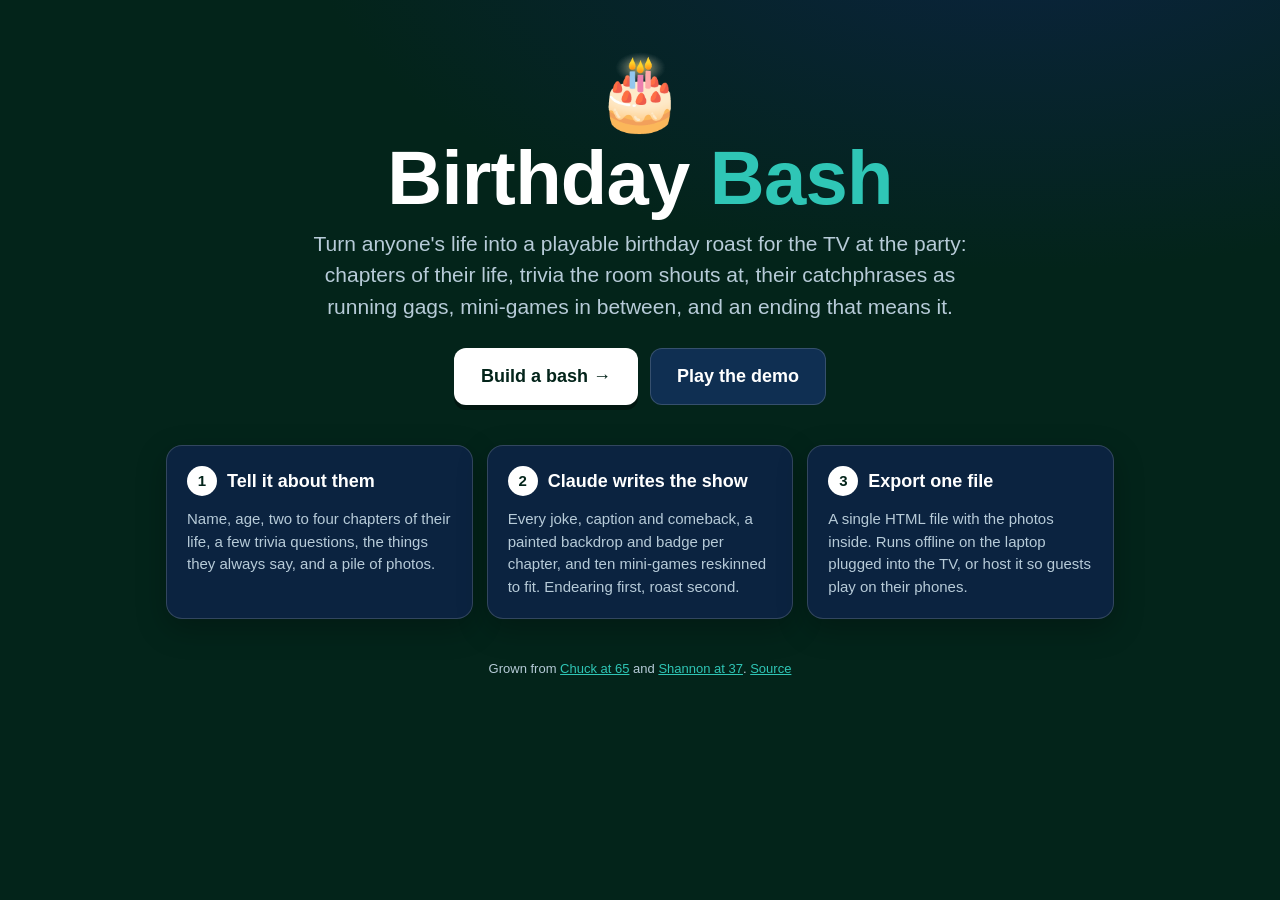
<file: index.html>
<!DOCTYPE html>
<html lang="en">
<head>
<meta charset="utf-8">
<title>Birthday Bash</title>
<meta name="viewport" content="width=device-width, initial-scale=1">
<meta name="theme-color" content="#0b1626">
<meta name="description" content="Turn anyone's life into a playable birthday roast: chapters, trivia, mini-games and a sincere ending, written and illustrated by Claude.">
<link rel="stylesheet" href="css/builder.css">
</head>
<body>
<section class="hero">
  <div class="cake">🎂</div>
  <h1>Birthday <em>Bash</em></h1>
  <p>Turn anyone's life into a playable birthday roast for the TV at the party: chapters of their life, trivia the room shouts at, their catchphrases as running gags, mini-games in between, and an ending that means it.</p>
  <div class="cta"><a class="primary" href="builder.html">Build a bash →</a><a href="play.html?party=demo">Play the demo</a></div>
</section>
<section class="how">
  <div class="card"><h2><span class="n">1</span> Tell it about them</h2><p>Name, age, two to four chapters of their life, a few trivia questions, the things they always say, and a pile of photos.</p></div>
  <div class="card"><h2><span class="n">2</span> Claude writes the show</h2><p>Every joke, caption and comeback, a painted backdrop and badge per chapter, and ten mini-games reskinned to fit. Endearing first, roast second.</p></div>
  <div class="card"><h2><span class="n">3</span> Export one file</h2><p>A single HTML file with the photos inside. Runs offline on the laptop plugged into the TV, or host it so guests play on their phones.</p></div>
</section>
<footer style="margin-top:40px">Grown from <a href="https://radjrad.github.io/chuck65/">Chuck at 65</a> and <a href="https://radjrad.github.io/shannon37/">Shannon at 37</a>. <a href="https://github.com/radjrad/birthdaybash">Source</a></footer>
</body>
</html>
</file>
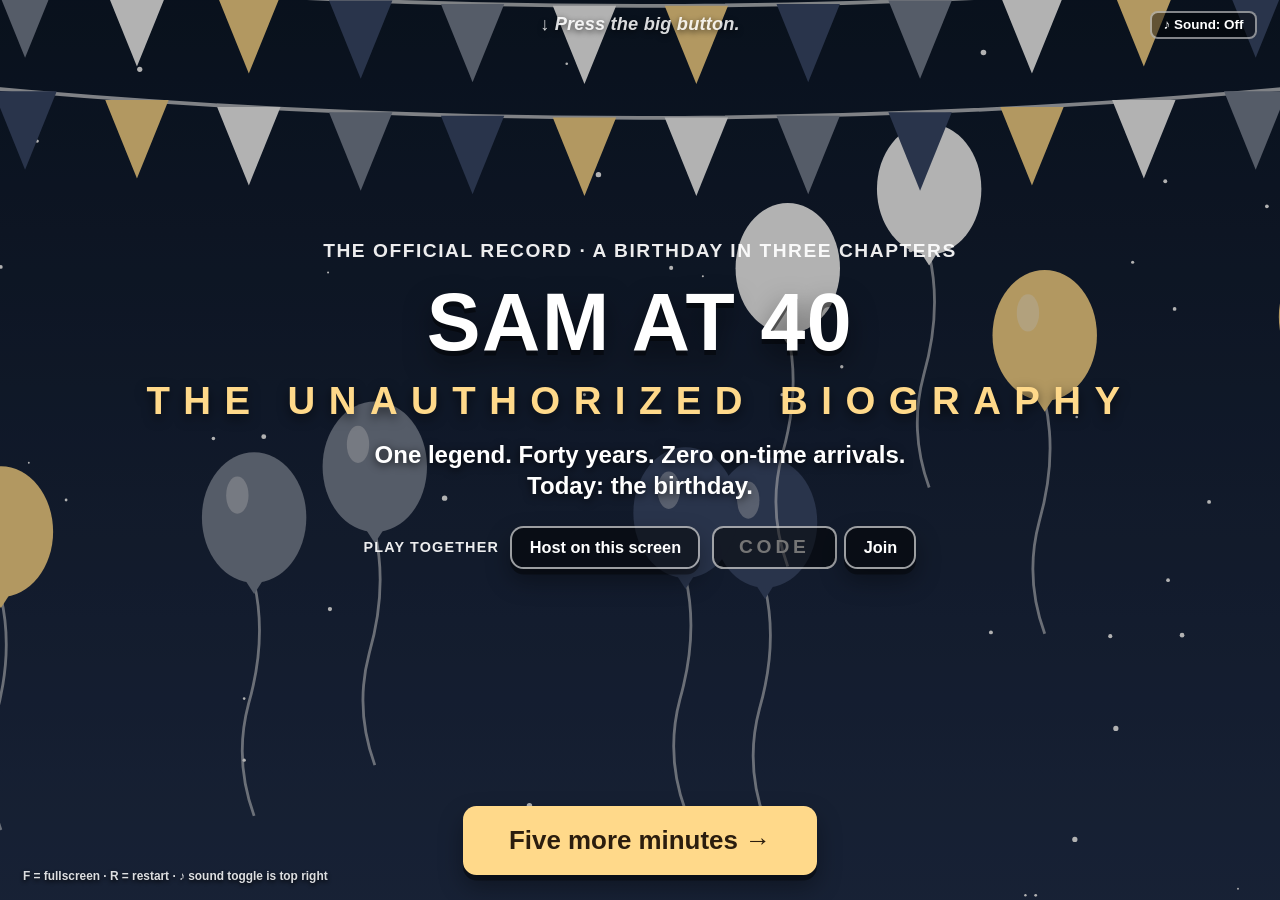
<file: play.html>
<!DOCTYPE html>
<html lang="en">
<head>
<meta charset="utf-8">
<title>Birthday Bash</title>
<meta name="viewport" content="width=device-width, initial-scale=1, viewport-fit=cover">
<meta name="theme-color" content="#0b1626">
<link rel="stylesheet" href="css/engine.css">
</head>
<body>
<!-- The player. ?party=demo loads parties/demo.json, ?draft loads the builder's draft from this browser.
     An exported show is this same page with the five files below and the party inlined. -->
<script src="js/scenes.js"></script>
<script src="js/minigames.js"></script>
<script src="js/party.js"></script>
<script src="js/engine.js"></script>
<script src="js/party-mode.js"></script>
<script>BB.boot();</script>
</body>
</html>
</file>
<file: css/builder.css>
/* BIRTHDAY BASH — builder + landing page styles */
:root{ --bg:#03241a; --panel:#0b2340; --panel2:#0f2f52; --line:rgba(255,255,255,.16); --ink:#ffffff; --dim:#b7cbd8; --gold:#2fc6b6; --goldInk:#03241a; --pink:#7ee8dc; --danger:#ff9a9a; --white:#ffffff; }
*{box-sizing:border-box}
html{-webkit-text-size-adjust:100%}
body{margin:0; background:radial-gradient(1200px 600px at 80% -10%, #0b2340 0, transparent 60%), var(--bg); color:var(--ink); font:16px/1.5 -apple-system,BlinkMacSystemFont,"Segoe UI",Roboto,"Helvetica Neue",Arial,sans-serif; min-height:100vh}
a{color:var(--gold)}
[hidden]{display:none !important}
code{background:rgba(255,255,255,.1); padding:.05em .35em; border-radius:4px; font-size:.9em}

.top{display:flex; align-items:center; justify-content:space-between; gap:12px; flex-wrap:wrap; padding:14px 20px; border-bottom:1px solid var(--line); position:sticky; top:0; background:rgba(3,36,26,.92); backdrop-filter:blur(8px); z-index:10}
.brand{font-weight:900; font-size:18px; text-decoration:none; color:var(--ink); letter-spacing:.01em}
.top nav{display:flex; gap:16px; align-items:center; flex-wrap:wrap; font-size:14px}
.link{background:none; border:0; color:var(--gold); font:inherit; cursor:pointer; padding:0; text-decoration:underline}
.link.danger{color:var(--danger)}

main{max-width:980px; margin:0 auto; padding:28px 16px 60px}
h1{font-size:clamp(32px, 6vw, 52px); line-height:1.05; margin:0 0 8px; font-weight:900; letter-spacing:-.01em}
.lede{color:var(--dim); font-size:18px; max-width:62ch; margin:0 0 26px}
.card{background:var(--panel); border:1px solid var(--line); border-radius:16px; padding:20px; margin:0 0 18px; box-shadow:0 10px 30px rgba(0,0,0,.25)}
.card h2{margin:0 0 12px; font-size:21px; font-weight:800; display:flex; align-items:center; gap:10px; flex-wrap:wrap}
.card h2 small, label small{color:var(--dim); font-weight:500; font-size:13px}
.card h3{margin:16px 0 8px; font-size:16px}
.n{display:inline-flex; width:30px; height:30px; border-radius:50%; align-items:center; justify-content:center; background:var(--white); color:var(--goldInk); font-size:15px; font-weight:900; flex:0 0 auto}
.hint{color:var(--dim); font-size:14px; margin:4px 0 12px}

label{display:flex; flex-direction:column; gap:5px; font-size:13px; font-weight:700; color:var(--dim)}
input, textarea, select{font:inherit; font-size:16px; color:var(--ink); background:#071a30; border:1px solid var(--line); border-radius:10px; padding:10px 12px; width:100%; min-width:0}
textarea{resize:vertical; line-height:1.4}
input:focus, textarea:focus, select:focus{outline:2px solid var(--gold); outline-offset:1px; border-color:transparent}
::placeholder{color:#62728a}
.grid{display:grid; gap:12px; margin-bottom:12px}
.g2{grid-template-columns:1fr 1fr} .g4{grid-template-columns:2fr 1fr 1.4fr 1.4fr}

.rows{display:flex; flex-direction:column; gap:10px}
.rowitem{display:grid; gap:10px; align-items:start; background:var(--panel2); border:1px solid var(--line); border-radius:12px; padding:12px; position:relative}
.rowitem.chapter{grid-template-columns:1fr 1fr; padding-right:44px}
.rowitem.chapter .notes, .rowitem.chapter .trivia-block{grid-column:1 / -1}
.trivia-block{border-top:1px dashed var(--line); padding-top:10px; display:flex; flex-direction:column; gap:8px}
.trivia-block .tlabel{font-size:13px; font-weight:700; color:var(--dim)}
.trow{display:grid; grid-template-columns:1.6fr 1fr 1.2fr 28px; gap:8px; align-items:center}
.trow .x{position:static; width:28px; height:28px}
.add.small{margin-top:0; padding:6px 10px; font-size:13px; align-self:flex-start}
.rowitem.trivia{grid-template-columns:1.6fr 1fr 1.2fr; padding-right:44px}
.rowitem.ism{grid-template-columns:1.4fr 1fr; padding-right:44px}
.rowitem.message{grid-template-columns:1fr 2.4fr; padding-right:44px}
.rowitem .x{position:absolute; top:8px; right:8px; width:28px; height:28px; border-radius:50%; border:1px solid var(--line); background:transparent; color:var(--dim); cursor:pointer; font-size:16px; line-height:1}
.rowitem .x:hover{color:var(--danger); border-color:var(--danger)}
.add{margin-top:10px; background:transparent; color:var(--gold); border:1px dashed rgba(255,217,138,.5); border-radius:10px; padding:9px 14px; font:inherit; font-weight:700; cursor:pointer}
.add:hover{background:rgba(255,217,138,.08)}
.add:disabled{opacity:.4; cursor:default}

.seg{display:grid; grid-template-columns:repeat(3, 1fr); gap:10px; margin-bottom:14px}
.seg.two{grid-template-columns:1fr 1fr}
.seg label{cursor:pointer; position:relative}
.seg input{position:absolute; left:0; top:0; width:1px; height:1px; padding:0; border:0; opacity:0; pointer-events:none}
.seg span{display:flex; flex-direction:column; gap:2px; padding:12px; border-radius:12px; border:1px solid var(--line); background:var(--panel2); font-weight:500; font-size:13px; color:var(--dim); height:100%}
.seg b{color:var(--ink); font-size:16px}
.seg input:checked + span{border-color:var(--gold); box-shadow:0 0 0 2px var(--gold) inset}
.seg input:focus-visible + span{outline:2px solid #fff}

.drop{display:flex; align-items:center; justify-content:center; text-align:center; padding:26px; border:2px dashed rgba(255,255,255,.25); border-radius:14px; cursor:pointer; color:var(--dim); font-weight:600; font-size:15px}
.drop.over{border-color:var(--gold); color:var(--gold); background:rgba(255,217,138,.06)}
.photos{display:grid; grid-template-columns:repeat(auto-fill, minmax(200px, 1fr)); gap:12px; margin-top:14px}
.ph{background:var(--panel2); border:1px solid var(--line); border-radius:12px; overflow:hidden; display:flex; flex-direction:column; position:relative}
.ph img{width:100%; height:150px; object-fit:cover; display:block; background:#000}
.ph .meta{padding:8px; display:flex; flex-direction:column; gap:6px}
.ph input, .ph select{font-size:14px; padding:7px 9px}
.ph .x{position:absolute; top:6px; right:6px; width:26px; height:26px; border-radius:50%; border:0; background:rgba(0,0,0,.65); color:#fff; cursor:pointer}
.ph .id{position:absolute; top:6px; left:6px; background:rgba(0,0,0,.65); color:#fff; font-size:11px; font-weight:800; padding:2px 7px; border-radius:20px}

.catalog{display:grid; grid-template-columns:repeat(auto-fill, minmax(210px, 1fr)); gap:10px}
.game{background:var(--panel2); border:1px solid var(--line); border-radius:12px; padding:12px; display:flex; flex-direction:column; gap:4px}
.game b{font-size:15px}
.game p{margin:0; color:var(--dim); font-size:13px; line-height:1.35; flex:1}
.game a{font-size:13px; font-weight:700}

.checks{display:flex; flex-direction:column; gap:8px; margin:4px 0 10px}
.checks label{flex-direction:row; align-items:center; gap:9px; font-size:15px; font-weight:500; color:var(--ink); cursor:pointer}
.checks input{width:18px; height:18px; accent-color:var(--gold); flex:0 0 auto}
.actions{display:flex; gap:10px; flex-wrap:wrap; align-items:center; margin-top:8px}
button{font:inherit}
.actions button, .previewbar button, .paste button, .artbar button{background:var(--panel2); color:var(--ink); border:1px solid var(--line); border-radius:10px; padding:10px 16px; font-weight:700; cursor:pointer}
.actions button:hover, .previewbar button:hover, .paste button:hover, .artbar button:hover{border-color:var(--gold)}
button.primary{background:var(--white) !important; color:var(--goldInk) !important; border-color:transparent !important; font-weight:900; box-shadow:0 4px 0 rgba(0,0,0,.35)}
button.primary:active{transform:translateY(2px); box-shadow:0 2px 0 rgba(0,0,0,.35)}
button:disabled{opacity:.5; cursor:progress}
.paste{margin-top:16px; border-top:1px solid var(--line); padding-top:12px; font-size:15px}
.paste summary, details summary{cursor:pointer; font-weight:700; color:var(--gold)}
.paste ol{padding-left:20px; color:var(--dim)} .paste li{margin:8px 0}
.log{margin:14px 0 0; padding:12px 14px; background:#041426; border:1px solid var(--line); border-radius:10px; font:13px/1.5 ui-monospace,SFMono-Regular,Menlo,monospace; color:#cfe3ff; white-space:pre-wrap; max-height:260px; overflow:auto}

.previewbar{display:flex; gap:10px; align-items:end; flex-wrap:wrap; margin-bottom:12px}
.previewbar label{min-width:220px}
.previewbar a{font-weight:700; font-size:14px; padding-bottom:10px}
.spacer{flex:1}
.stagewrap{aspect-ratio:16/9; border-radius:12px; overflow:hidden; border:1px solid var(--line); background:#000}
.stagewrap iframe{width:100%; height:100%; border:0; display:block}
.artbar{display:flex; gap:8px; flex-wrap:wrap; margin:12px 0}
.artbar button{font-size:13px; padding:7px 12px}
.pinpick .pinframe{position:relative; display:inline-block; max-width:320px; cursor:crosshair; line-height:0; border-radius:10px; overflow:hidden; border:1px solid var(--line)}
.pinpick img{max-width:100%; display:block}
#pinDot{position:absolute; width:26px; height:26px; border:3px solid var(--pink); border-radius:50%; transform:translate(-50%,-50%); box-shadow:0 0 0 2px rgba(0,0,0,.6); pointer-events:none}
#json{font:13px/1.45 ui-monospace,SFMono-Regular,Menlo,monospace; margin-top:8px}
details{margin-top:14px}

footer{text-align:center; color:var(--dim); font-size:13px; padding:0 16px 40px}

/* ---------- landing page ---------- */
.hero{max-width:980px; margin:0 auto; padding:56px 16px 20px; text-align:center}
.hero .cake{font-size:72px; line-height:1}
.hero h1{font-size:clamp(40px, 8vw, 76px); margin:10px 0}
.hero h1 em{font-style:normal; color:var(--gold)}
.hero p{color:var(--dim); font-size:clamp(17px, 2.4vw, 21px); max-width:60ch; margin:0 auto 26px}
.cta{display:flex; gap:12px; justify-content:center; flex-wrap:wrap}
.cta a{display:inline-flex; align-items:center; padding:14px 26px; border-radius:12px; font-weight:900; font-size:18px; text-decoration:none; border:1px solid var(--line); color:var(--ink); background:var(--panel2)}
.cta a.primary{background:var(--white); color:var(--goldInk); border-color:transparent; box-shadow:0 5px 0 rgba(0,0,0,.35)}
.how{max-width:980px; margin:20px auto 0; padding:0 16px; display:grid; grid-template-columns:repeat(3, 1fr); gap:14px}
.how .card{margin:0}
.how .card h2{font-size:18px}
.how .card p{margin:0; color:var(--dim); font-size:15px}

@media (max-width:720px){
  .trow, .g2, .g4, .seg.two, .rowitem.chapter, .rowitem.trivia, .rowitem.ism, .rowitem.message, .seg, .how{grid-template-columns:1fr}
  .g4{grid-template-columns:1fr 1fr}
  .top{position:static}
  .previewbar label{min-width:0; flex:1 1 100%}
  .stagewrap{aspect-ratio:9/16; max-height:80vh}
}
</file>
<file: css/engine.css>
/* ==================================================================
   BIRTHDAY BASH — engine stylesheet
   TV- and phone-friendly. Generalized from the chuck65 / shannon37
   engine. Chapter colors are not hard-coded here: the engine sets the
   --bg / --accent / --btn variables on <body> from the party file.
   The PHONE block at the end restacks every screen for a portrait phone.
   ================================================================== */

:root{
  /* 1rem scales with the viewport: 28.8px at 1920x1080 (1.5vw), so every screen keeps the same proportions on any 16:9/16:10 display */
  --fs: max(12px, min(1.5vw, 2.7vh));
  --bg:#0d1b2e; --bg2:#22304d; --accent:#ffd98a; --accent2:#3b4a6b;
  --ink:#ffffff; --card:rgba(12,18,32,.82);
  --btn:#ffd98a; --btnText:#2b1d0e;
  --hud-h: 2.6rem;
}

*{box-sizing:border-box}
html{font-size:var(--fs)}
html,body{height:100%;margin:0;overflow:hidden}
body{
  background:var(--bg); color:var(--ink);
  font-family:-apple-system,BlinkMacSystemFont,"Segoe UI",Roboto,"Helvetica Neue",Arial,sans-serif;
  font-weight:600; line-height:1.3;
  transition:background .4s;
  -webkit-text-size-adjust:100%;
}
body.idle, body.idle *{cursor:none !important}
[hidden]{display:none !important}
button{font-family:inherit; touch-action:manipulation; -webkit-tap-highlight-color:transparent}
b,strong{font-weight:800}

#app{position:fixed;inset:0;display:flex;flex-direction:column}

/* ---------- HUD: chapter label + trail map + sound toggle ---------- */
#hud{
  height:var(--hud-h); flex:0 0 var(--hud-h); z-index:20;
  display:flex; align-items:center; gap:1rem; padding:0 9rem 0 1.2rem;
  background:linear-gradient(to bottom, rgba(0,0,0,.55), rgba(0,0,0,0));
  position:relative;
}
#hud-chapter{font-size:.95rem; font-weight:800; letter-spacing:.02em; white-space:nowrap; text-shadow:0 2px 6px rgba(0,0,0,.6)}
#trail{height:2.3rem; width:auto; margin-left:auto}
#trail .node{fill:rgba(255,255,255,.25); stroke:rgba(255,255,255,.6); stroke-width:3}
#trail .node.done{fill:var(--accent); stroke:#fff}
#trail .node.now{fill:var(--accent); stroke:#fff; animation:pulse 1.2s ease-in-out infinite}
#trail .lbl{fill:#fff; font-size:22px; font-weight:800; text-anchor:middle}
#trail .lbl.done, #trail .lbl.now{fill:var(--btnText)}
#trail .path{fill:none; stroke:rgba(255,255,255,.5); stroke-width:5; stroke-dasharray:10 12}
#trail .path.done{stroke:var(--accent); stroke-dasharray:none}
#trail .flag{fill:var(--accent)}
#sound{position:absolute; top:.55rem; right:1.2rem; z-index:25}
body.closing #sound{display:none}
.tiny{
  font-size:.7rem; font-weight:700; padding:.25rem .6rem; border-radius:.4rem;
  background:rgba(0,0,0,.45); color:#fff; border:2px solid rgba(255,255,255,.5); cursor:pointer;
}
@media (hover:hover){ .tiny:hover{background:rgba(255,255,255,.2)} }

/* ---------- Stage + screens ---------- */
#stage{position:relative; flex:1 1 auto; min-height:0}
.screen{
  position:absolute; inset:0; display:flex; flex-direction:column;
  opacity:0; transition:opacity .4s ease;
}
.screen.in{opacity:1}
.screen.out{opacity:0; pointer-events:none}

.scene{position:absolute; inset:calc(-1 * var(--hud-h)) 0 0 0; z-index:0; overflow:hidden; background:var(--bg)}
.scene .layer{position:absolute; inset:-3%; will-change:transform; transition:transform .25s ease-out}
.scene .layer svg{width:100%; height:100%; display:block}
.scene.dim .layer{filter:brightness(.42) saturate(.85)}
.scene.soft .layer{filter:brightness(.7)}
.scene .shade{position:absolute; inset:0; background:linear-gradient(to bottom, rgba(0,0,0,.35), rgba(0,0,0,.72))}
.photo-scene img.kb{position:absolute; inset:0; width:100%; height:100%; object-fit:cover; animation:kb 22s ease-in-out infinite alternate}

.content{position:relative; z-index:1; flex:1 1 auto; min-height:0; display:flex; flex-direction:column; align-items:center; justify-content:center; padding:3rem 3rem .6rem; gap:.7rem; overflow-y:auto; overflow-x:hidden}
.content > *{flex-shrink:0}
.screen.title-photo .content{margin-left:36vw; padding-right:2rem}
.screen.title-photo .lead{max-width:32rem}
.content.center{text-align:center}
.actions{position:relative; z-index:1; flex:0 0 auto; display:flex; justify-content:center; align-items:center; gap:1rem; padding:.6rem 3rem 1.3rem}
.hints{position:absolute; left:1.2rem; bottom:.8rem; z-index:2; font-size:.62rem; font-weight:700; opacity:.85; text-shadow:0 2px 4px #000}

/* ---------- Type ---------- */
.do{
  position:absolute; top:.6rem; left:50%; transform:translateX(-50%); z-index:2; white-space:nowrap;
  font-size:.95rem; font-weight:700; font-style:italic; letter-spacing:.01em; opacity:.85;
  color:#fff; text-shadow:0 2px 6px rgba(0,0,0,.8);
}
.do::before{content:"↓ "}
.instr{font-size:1.15rem; font-weight:800; text-align:center; max-width:60rem; text-shadow:0 2px 6px rgba(0,0,0,.8); margin:0}
.ready{position:absolute; inset:0; z-index:5; display:flex; align-items:center; justify-content:center; background:rgba(0,0,0,.55); border-radius:.8rem}
.readycard{max-width:36rem; text-align:center; display:flex; flex-direction:column; align-items:center; gap:.6rem; padding:1.4rem 2rem}
.readycard h3{margin:0; font-size:2rem; color:var(--accent)}
.readycard p{font-size:1.15rem}
.readycard .intro{font-size:1rem; opacity:.85}
.gameactions{display:contents}
.kicker{font-size:1rem; font-weight:800; text-transform:uppercase; letter-spacing:.08em; opacity:.92}
h1.giant{font-size:4.2rem; line-height:1; margin:.2rem 0 0; letter-spacing:.02em; text-shadow:0 .25rem 0 rgba(0,0,0,.45), 0 .6rem 1.4rem rgba(0,0,0,.5)}
.sub{font-size:2rem; font-weight:900; letter-spacing:.35em; color:var(--accent); text-shadow:0 .2rem .6rem rgba(0,0,0,.6)}
h2{font-size:2rem; line-height:1.1; margin:0; font-weight:900; text-shadow:0 .15rem .5rem rgba(0,0,0,.5)}
h2.q{text-align:center; max-width:52rem}
p{margin:0}
.lead{font-size:1.25rem; max-width:44rem; text-shadow:0 2px 8px rgba(0,0,0,.8)}

.card{background:var(--card); border:.14rem solid rgba(255,255,255,.18); border-radius:1rem; padding:1rem 1.4rem; box-shadow:0 .6rem 1.6rem rgba(0,0,0,.45)}
.card p{font-size:1.1rem; line-height:1.35}
.card.narration{max-width:40rem}
.card.narration h2{margin:.15rem 0 .5rem}
.row{display:flex; align-items:center; justify-content:center; gap:2rem; width:100%}

/* ---------- Buttons ---------- */
.btn{
  display:inline-flex; align-items:center; justify-content:center; gap:.6rem;
  min-height:3rem; padding:.5rem 1.6rem; font-size:1.15rem; font-weight:800; line-height:1.15;
  border:0; border-radius:.7rem; background:var(--btn); color:var(--btnText);
  box-shadow:0 .28rem 0 rgba(0,0,0,.4), 0 .6rem 1.2rem rgba(0,0,0,.35); cursor:pointer;
  transition:transform .12s, filter .12s, box-shadow .12s, opacity .3s; text-align:center;
}
.btn.big{min-height:3.6rem; font-size:1.35rem; padding:.6rem 2.4rem}
.btn.hi{filter:brightness(1.12); transform:translateY(-.1rem); outline:.26rem solid #fff; outline-offset:.14rem}
@media (hover:hover){ .btn:hover{filter:brightness(1.12); transform:translateY(-.1rem); outline:.26rem solid #fff; outline-offset:.14rem} }
@media (hover:none){ .btn.hi{filter:none; transform:none; outline:none} .mcard.hi .face{outline:none} }
.btn:active{transform:translateY(.12rem); box-shadow:0 .1rem 0 rgba(0,0,0,.4)}
.btn:disabled{opacity:.45; cursor:default; filter:none; transform:none; outline:none}
.btn.continue{background:#fff; color:#111}
.btn.ghostbtn{background:rgba(0,0,0,.5); color:#fff; border:.14rem solid rgba(255,255,255,.6)}

.opts{display:grid; gap:.9rem; width:min(62rem, 100%); margin-top:.2rem}
.opts.n2, .opts.n3{grid-template-columns:1fr}
.opts.n4{grid-template-columns:1fr 1fr}
.opts.n5{grid-template-columns:1fr; width:min(44rem,100%); gap:.6rem}
.opt{justify-content:flex-start; text-align:left; min-height:3.2rem; padding:.5rem 1rem .5rem .6rem; width:100%}
.opt .num{flex:0 0 auto; display:inline-flex; align-items:center; justify-content:center; width:2rem; height:2rem; border-radius:50%; background:var(--btnText); color:var(--btn); font-size:1.05rem; font-weight:900}
.opt .lbl{flex:1 1 auto}
.opt.wrong{opacity:.35; text-decoration:line-through; animation:shake .45s}
.reaction{max-width:52rem; text-align:center}
.reaction .picked{font-weight:900; text-transform:none; letter-spacing:0}
.reaction p{font-size:1.35rem; margin-top:.4rem}
.reaction.wrongbox{border-color:var(--accent)}

/* ---------- Polaroids / photos ---------- */
.polaroid{
  flex:0 0 auto; margin:0; padding:.55rem .55rem .9rem; background:#fbf7ef; color:#2b2b2b;
  transform:rotate(var(--rot, -3deg)); box-shadow:0 .8rem 1.8rem rgba(0,0,0,.55); border-radius:.15rem;
  text-align:center;
}
.polaroid img{display:block; max-height:46vh; max-width:28vw; width:auto; height:auto; object-fit:contain; background:#111}
.polaroid figcaption{width:min-content; min-width:100%; font-size:1rem; line-height:1.25; font-weight:700; padding-top:.5rem; font-style:italic}
.polaroid.sm img{max-height:30vh; max-width:16vw}
.photos{display:flex; align-items:center; gap:1.2rem}

/* ---------- Mini-games: shared ---------- */
.content.mini{gap:.5rem}
.note{font-size:1.2rem; font-weight:800; min-height:1.6rem; text-align:center; text-shadow:0 2px 6px rgba(0,0,0,.7); max-width:56rem}
.note.big{font-size:2rem; color:var(--accent)}
.playfield{position:relative; width:min(70rem, 100%); height:54vh; display:flex; align-items:center; justify-content:center}
.playfield > svg{width:100%; height:100%}
.sidewrap{display:flex; align-items:center; gap:1.5rem; width:100%; height:100%; justify-content:center}
.side{display:flex; flex-direction:column; align-items:center; gap:.6rem; flex:0 0 auto; min-width:12rem; text-align:center}
.side .polaroid{opacity:0; transform:rotate(3deg) scale(.6); transition:opacity .5s, transform .5s}
.side .polaroid.show{opacity:1; transform:rotate(3deg) scale(1)}
.stat{font-size:1.4rem; font-weight:900; color:var(--accent); font-variant-numeric:tabular-nums}
.stat.huge{font-size:2.6rem; line-height:1}
.shout{font-size:110px; font-weight:900; fill:#fff; stroke:var(--accent2); stroke-width:8; paint-order:stroke; text-anchor:middle; opacity:0; pointer-events:none}
.shout.show{opacity:1; animation:pop .6s ease-out}
.banner{position:absolute; left:50%; top:50%; transform:translate(-50%,-50%) rotate(-6deg) scale(2.5); opacity:0; font-size:3.2rem; font-weight:900; color:#fff; background:var(--accent2); border:.3rem solid var(--accent); padding:.4rem 1.6rem; border-radius:.6rem; letter-spacing:.06em; box-shadow:0 1rem 2rem rgba(0,0,0,.6); pointer-events:none; visibility:hidden; text-align:center; max-width:90%; z-index:4}
.banner.show{visibility:visible; animation:stamp .6s ease-out forwards}
.emo{font-family:"Apple Color Emoji","Segoe UI Emoji","Noto Color Emoji",sans-serif}

/* 1 · match — memory pairs on a shelf */
.cards{--cardh:12.5vh; display:grid; grid-template-columns:repeat(4, 7.2rem); grid-template-rows:repeat(4, var(--cardh)); gap:.55rem 1rem; padding:.6rem 1.2rem; border-radius:.6rem;
  background:repeating-linear-gradient(to bottom, transparent 0, transparent calc(var(--cardh) + .55rem - .5rem), rgba(0,0,0,.45) calc(var(--cardh) + .55rem - .5rem), rgba(0,0,0,.6) calc(var(--cardh) + .55rem)); box-shadow:0 .8rem 2rem rgba(0,0,0,.5)}
.mcard{position:relative; border:0; background:transparent; padding:0; cursor:pointer; perspective:600px}
.mcard .inner{position:absolute; inset:0; transform-style:preserve-3d; transition:transform .35s}
.mcard.up .inner{transform:rotateY(180deg)}
.mcard .face{position:absolute; inset:0; backface-visibility:hidden; -webkit-backface-visibility:hidden; border-radius:.7rem; display:flex; flex-direction:column; align-items:center; justify-content:center; font-weight:900; text-align:center; padding:.3rem; gap:.1rem}
.mcard .back{background:radial-gradient(circle at 50% 42%, rgba(255,255,255,.95) 0 30%, var(--btn) 31% 60%, var(--accent2) 61%); color:var(--btnText); font-size:1.8rem; border:.14rem solid rgba(0,0,0,.45)}
.mcard .front{transform:rotateY(180deg); background:linear-gradient(to right, rgba(0,0,0,.25), transparent 30%, transparent 70%, rgba(0,0,0,.25)), var(--c); color:#fff; font-size:.9rem; line-height:1.1; text-shadow:0 1px 3px rgba(0,0,0,.7); border:.14rem solid rgba(0,0,0,.35)}
.mcard .front .emo{font-size:1.6rem; line-height:1}
.mcard.hi .face{outline:.26rem solid #fff; outline-offset:.1rem}
.mcard.matched .front{box-shadow:0 0 1rem .2rem var(--accent)}
.mcard.matched{animation:pop .4s}

/* brawl — block, dodge, punch */
.arena{position:relative; width:100%; height:100%; overflow:hidden; border-radius:.8rem; background:linear-gradient(to bottom, rgba(0,0,0,.15), rgba(0,0,0,.35) 75%, var(--accent2) 75%, var(--bg)); box-shadow:inset 0 0 0 .2rem rgba(0,0,0,.35)}
.hpbar{position:absolute; top:.6rem; width:32%; height:1.3rem; background:rgba(0,0,0,.6); border:.14rem solid #fff; border-radius:.4rem; overflow:hidden}
.hpbar.you{left:1rem} .hpbar.foe{right:1rem}
.hpbar .fill{height:100%; background:linear-gradient(#8cff5a,#2e9e2e); transition:width .25s}
.hpbar.foe .fill{background:linear-gradient(#ff9a5a,#c0392b); margin-left:auto}
.hpname{position:absolute; top:2.1rem; font-size:1rem; font-weight:900; text-shadow:0 2px 4px #000; text-transform:uppercase}
.hpname.you{left:1rem} .hpname.foe{right:1rem; text-align:right}
.roundtag{position:absolute; top:.7rem; left:50%; transform:translateX(-50%); font-size:.9rem; font-weight:900; letter-spacing:.08em; text-transform:uppercase; opacity:.85}
.fighter{position:absolute; bottom:22%; width:8rem; height:11rem; will-change:transform}
.fighter svg{position:absolute; left:0; bottom:0; width:100%; height:100%; overflow:visible}
.fighter .face{position:absolute; left:50%; top:-1.2rem; width:4.4rem; height:4.4rem; border-radius:50%; object-fit:cover; border:.25rem solid #fff; box-shadow:0 .4rem 1rem rgba(0,0,0,.6); transform:translateX(-50%); background:#222; z-index:1; display:flex; align-items:center; justify-content:center; font-size:3rem}
.fighter .arm{transition:transform .12s; transform-box:fill-box; transform-origin:top center}
.fighter.punch .arm-r{transform:translate(2.2rem, .3rem) rotate(-70deg)}
.fighter.blocking .arm-l, .fighter.blocking .arm-r{transform:translateY(-2.6rem) rotate(0)}
.fighter.blocking .face{box-shadow:0 0 0 .3rem #9ec9ff, 0 .4rem 1rem rgba(0,0,0,.6)}
.fighter.hit svg, .fighter.hit .face{animation:hitflash .3s}
.fighter.down{transform:translateX(var(--x, 0)) rotate(-80deg) translateY(1rem); transition:transform .4s}
.fighter.ko{transition:transform .7s ease-in; transform:translateX(var(--x)) rotate(85deg) translateY(2rem)}
.fighter.foe .bossbody{transition:transform .15s}
.fighter.foe.guard .shield{opacity:.95}
.fighter.foe.guard .bossbody{transform:scale(.94)}
.fighter.foe.wind .bossbody{animation:wobble .55s ease-in-out infinite; transform-origin:bottom center}
.fighter.foe.open .bossbody{transform:rotate(14deg) translateY(.8rem); filter:brightness(1.3)}
@keyframes wobble{0%,100%{transform:rotate(-8deg) scale(1.06)}50%{transform:rotate(8deg) scale(1.06)}}
.bubble{position:absolute; bottom:70%; font-size:2.2rem; font-weight:900; color:#fff; -webkit-text-stroke:.12rem #000; text-shadow:0 .2rem 0 #000; opacity:0; pointer-events:none; white-space:nowrap}
.bubble.show{animation:bubble .8s ease-out forwards}
.fightmsg{position:absolute; left:50%; top:30%; transform:translate(-50%,-50%); font-size:3.4rem; font-weight:900; color:var(--accent); -webkit-text-stroke:.14rem #000; text-shadow:0 .3rem 0 #000; opacity:0; pointer-events:none; white-space:nowrap}
.fightmsg.show{animation:popc .5s ease-out forwards}
.pad{display:flex; gap:.6rem; align-items:center}
.pad .btn{min-width:5rem}

/* pin — the thing circles; drop it */
.pin{position:relative; height:100%; max-width:60%; cursor:crosshair; user-select:none; -webkit-user-select:none; touch-action:none; box-shadow:0 1rem 2.4rem rgba(0,0,0,.6); background:#111; overflow:visible; display:flex}
.pin img{display:block; height:100%; width:auto; max-width:100%; object-fit:cover; pointer-events:none; border:.4rem solid #fbf7ef; box-sizing:border-box}
.pin .thing, .pin .ghost{position:absolute; font-size:5rem; line-height:1; transform:translate(-50%,-70%); pointer-events:none; filter:drop-shadow(0 .4rem .6rem rgba(0,0,0,.6))}
.pin .ghost{opacity:0; transition:opacity .3s}
.pin .ghost.show{opacity:.55}
.pin.pinned .thing{animation:popc2 .4s ease-out}
.pin .target{position:absolute; width:7%; aspect-ratio:1; border:.2rem dashed rgba(255,255,255,.7); border-radius:50%; transform:translate(-50%,-50%); opacity:0; pointer-events:none; transition:opacity .3s}
.pin.pinned .target{opacity:.85}

/* clock */
.dialwrap{height:100%; aspect-ratio:1; max-width:100%; cursor:pointer; touch-action:manipulation}
.dial{width:100%; height:100%}
.dial .needle{transform-origin:200px 200px}

/* balance */
.balwrap{display:flex; align-items:center; justify-content:center; gap:2rem; width:100%; height:100%}
.balfield{position:relative; height:100%; aspect-ratio:1; max-width:100%; touch-action:manipulation; cursor:pointer; display:flex; align-items:flex-end; justify-content:center}
.balfield .hand{font-size:5rem; line-height:1; margin-bottom:-.3rem}
.stack{position:absolute; bottom:4.2rem; left:50%; width:8rem; margin-left:-4rem; display:flex; flex-direction:column-reverse; align-items:center; transform-origin:bottom center; transition:transform .05s linear}
.stack .item{font-size:3.6rem; line-height:1; margin-top:-.4rem}
.stack .tray{width:9rem; height:.6rem; border-radius:.3rem; background:#d9b48c; box-shadow:0 .2rem .4rem rgba(0,0,0,.5)}
.stack.fall{transition:transform .5s ease-in; transform:rotate(95deg) translateY(2rem) !important; opacity:.5}

/* popcorn */
.popfield{position:relative; height:100%; flex:1 1 auto; max-width:46rem; overflow:hidden; border-radius:.8rem; background:rgba(0,0,0,.25); touch-action:manipulation}
.popfield .pan{position:absolute; left:50%; bottom:.2rem; transform:translateX(-50%); font-size:5rem; line-height:1; pointer-events:none}
.kernel{position:absolute; left:0; top:0; font-size:4.5rem; line-height:1; cursor:pointer; user-select:none; -webkit-user-select:none; will-change:transform; padding:.2rem; transition:opacity .18s}
.kernel.caught{opacity:0}

/* red light, green light */
.rlwrap{position:relative; width:100%; height:100%; display:flex; flex-direction:column; justify-content:flex-end; gap:1rem; padding:1rem}
.lookout{position:absolute; right:1.5rem; top:.5rem; font-size:6rem; line-height:1; transition:transform .25s; filter:grayscale(1) opacity(.6)}
.lookout[data-face=turning]{transform:rotate(-40deg) scale(1.1); filter:grayscale(.4)}
.lookout[data-face=watching]{transform:rotate(0) scale(1.25); filter:none}
.light{position:absolute; left:1.5rem; top:1rem; width:3rem; height:3rem; border-radius:50%; background:#2ecc71; box-shadow:0 0 1.2rem #2ecc71; transition:background .15s, box-shadow .15s}
.light[data-phase=turning]{background:#f1c40f; box-shadow:0 0 1.2rem #f1c40f}
.light[data-phase=red]{background:#e74c3c; box-shadow:0 0 1.6rem #e74c3c}
.track{position:relative; height:7rem; border-radius:.8rem; background:repeating-linear-gradient(90deg, rgba(255,255,255,.12) 0 2rem, transparent 2rem 4rem), rgba(0,0,0,.35)}
.track .runner{position:absolute; left:0; bottom:.6rem; font-size:4.6rem; line-height:1; transition:none; transform:scaleX(-1); width:4.6rem; height:5.6rem}
.track .runner .legs{position:absolute; left:0; bottom:0; font-size:4.6rem; line-height:1}
.track .runner .runface{position:absolute; left:50%; top:-.2rem; width:2.9rem; height:2.9rem; border-radius:50%; object-fit:cover; border:.18rem solid #fff; transform:translateX(-50%) scaleX(-1); z-index:1; background:#222}
.track .runner .solo{position:absolute; left:0; bottom:0}
.track .runner.go{animation:bob .3s ease-in-out infinite}
.rltimer{position:absolute; left:50%; top:1.2rem; transform:translateX(-50%); display:flex; gap:1rem; align-items:baseline; font-variant-numeric:tabular-nums}
.rltimer .best{font-size:.9rem; opacity:.8}
.track .runner.win{animation:pop .6s}
.track .finish{position:absolute; right:.4rem; bottom:.6rem; font-size:4.6rem; line-height:1}
@keyframes bob{0%,100%{transform:scaleX(-1) translateY(0)}50%{transform:scaleX(-1) translateY(-.6rem)}}
.caughtmsg{position:absolute; left:50%; top:35%; transform:translate(-50%,-50%); font-size:2.6rem; font-weight:900; color:#ff6b6b; -webkit-text-stroke:.1rem #000; opacity:0; pointer-events:none}
.caughtmsg.show{animation:popc .7s ease-out}

/* cake slice */
.cakewrap{height:100%; flex:1 1 auto; max-width:50rem; display:flex; align-items:center; cursor:pointer; touch-action:manipulation}
.cake{position:relative; width:100%; height:62%; margin-top:3rem}
.cake .frosting{position:absolute; left:0; right:0; top:0; height:58%; background:#f6d7e3; border-radius:1.2rem 1.2rem .4rem .4rem; box-shadow:inset 0 -.6rem 0 #e9b9cc, 0 .3rem 0 #d99bb5; overflow:hidden}
.cake .frosting::before{content:""; position:absolute; left:0; right:0; top:0; height:1.4rem; background:radial-gradient(circle at 1rem 100%, #fff 0 .7rem, transparent .75rem) 0 0/2rem 1.4rem repeat-x}
.cake .sprinkles{position:absolute; inset:0; background-image:radial-gradient(#e74c3c 0 .18rem, transparent .2rem), radial-gradient(#3498db 0 .18rem, transparent .2rem), radial-gradient(#f1c40f 0 .18rem, transparent .2rem), radial-gradient(#2ecc71 0 .18rem, transparent .2rem); background-size:3.1rem 2.3rem, 2.7rem 3.3rem, 3.7rem 2.9rem, 2.3rem 3.9rem; background-position:.4rem .9rem, 1.6rem 1.7rem, .9rem 2.2rem, 2.1rem .6rem; opacity:.9}
.cake .cakeside{position:absolute; left:0; right:0; top:58%; bottom:0; background:repeating-linear-gradient(to bottom, #c98a5a 0 26%, #f3e3c3 26% 48%, #b96f45 48% 74%, #f3e3c3 74% 100%); border-radius:0 0 .8rem .8rem; box-shadow:0 .9rem 1.6rem rgba(0,0,0,.55)}
.cake .candles{position:absolute; left:0; right:0; top:-2.6rem; height:2.6rem}
.cake .candle{position:absolute; bottom:0; width:.55rem; height:2rem; background:repeating-linear-gradient(45deg, #fff 0 .3rem, #e74c3c .3rem .6rem); border-radius:.2rem}
.cake .candle::after{content:""; position:absolute; left:50%; top:-.9rem; width:.7rem; height:.95rem; margin-left:-.35rem; border-radius:50% 50% 50% 50% / 60% 60% 40% 40%; background:radial-gradient(#fff6b0, #ffb300 60%, #ff6d00); animation:blink 1.2s ease-in-out infinite}
.cake .slices{position:absolute; inset:0}
.cake .knife{position:absolute; top:-4.2rem; left:0; font-size:3.6rem; line-height:1; transform:translateX(-50%) rotate(90deg); pointer-events:none; filter:drop-shadow(0 .3rem .4rem rgba(0,0,0,.6)); z-index:2}
.cutline{position:absolute; top:-.4rem; bottom:-.2rem; width:.32rem; margin-left:-.16rem; background:#3b1f12; box-shadow:0 0 .3rem rgba(0,0,0,.6); animation:pop .2s; z-index:1}
.slicebit{position:absolute; top:0; bottom:0; box-shadow:inset 0 0 0 .2rem rgba(255,255,255,.55); transition:transform .5s cubic-bezier(.3,1.4,.5,1); animation:pop .4s}

/* balloon */
.balloonfield{position:relative; height:100%; flex:1 1 auto; max-width:46rem; display:flex; align-items:center; justify-content:flex-start; padding-left:8%}
.balloon{font-size:4rem; line-height:1; transition:transform .05s linear; transform-origin:left center; transform:scale(.6)}
.balloonfield .hazard{position:absolute; right:6%; top:50%; transform:translateY(-50%); font-size:6rem; line-height:1}
.balloon.gone{opacity:0}
.balloonfield .pop{position:absolute; font-size:9rem; opacity:0; pointer-events:none}
.balloonfield .pop.show{animation:popc .5s ease-out forwards; position:absolute; left:50%; top:50%}
.runbtn{user-select:none; -webkit-user-select:none; touch-action:none}

/* piñata */
.pinfield{position:relative; height:100%; flex:1 1 auto; max-width:46rem; overflow:hidden}
.pinfield .rope{position:absolute; left:50%; top:0; width:.35rem; height:36%; margin-left:-.17rem; background:#d9b48c; transform-origin:top center}
.pinata{position:absolute; left:50%; top:36%; width:8rem; height:8rem; margin-left:-4rem; margin-top:-1rem; font-size:7rem; line-height:1; display:flex; align-items:flex-start; justify-content:center; transform-origin:50% -100%; cursor:pointer; touch-action:manipulation; user-select:none; -webkit-user-select:none}
.pinata.hit{animation:shake .3s}
.pinata.broke{animation:spin 1s linear; opacity:.35}
.candy{position:absolute; font-size:1.2rem; font-weight:900; color:#fff; text-shadow:0 .15rem 0 #000; pointer-events:none; animation:candy 1.2s ease-out forwards; white-space:nowrap}
@keyframes candy{0%{transform:translate(-50%,0) scale(.5); opacity:0}20%{opacity:1}100%{transform:translate(calc(-50% + var(--dx)), 14rem) rotate(20deg); opacity:0}}

/* who's missing */
.memgrid{display:grid; grid-template-columns:repeat(4, 8rem); gap:.7rem; transition:filter .3s}
.memgrid.dark{filter:brightness(0)}
.memcell{background:rgba(0,0,0,.45); border:.12rem solid rgba(255,255,255,.3); border-radius:.8rem; height:7rem; display:flex; flex-direction:column; align-items:center; justify-content:center; gap:.2rem}
.memcell .emo{font-size:2.8rem; line-height:1}
.memcell .nm{font-size:.85rem; font-weight:800}
.choices{display:flex; flex-direction:column; gap:.5rem; width:16rem}
.choices .opt{min-height:2.6rem; font-size:.95rem}

/* shell game */
.shellfield{display:flex; gap:2rem; height:100%; align-items:center}
.cup{position:relative; width:9rem; height:12rem; display:flex; flex-direction:column; justify-content:flex-end; align-items:center; cursor:pointer; touch-action:manipulation}
.cup .cupemo{font-size:7rem; line-height:1; position:relative; z-index:2; transition:transform .3s}
.cup.up .cupemo{transform:translateY(-4.5rem)}
.cup.wrong .cupemo{filter:grayscale(1)}
.cup .under{position:absolute; bottom:.4rem; z-index:1; visibility:hidden}
.cup.up .under{visibility:visible}
.tokenpic{width:4.4rem; height:4.4rem; border-radius:50%; object-fit:cover; border:.2rem solid #fff; font-size:3.4rem; display:inline-flex; align-items:center; justify-content:center; line-height:1}
.cup .key{display:none}

/* count the crowd */
.countfield{position:relative; height:100%; flex:1 1 auto; max-width:50rem; display:flex; flex-direction:column; align-items:center; justify-content:center}
.flashwrap{position:absolute; inset:0; pointer-events:none}
.countopts{position:relative; z-index:1}
.flashwrap .cnt{position:absolute; font-size:2.6rem; line-height:1; transform:translate(-50%,-50%)}
.countopts{width:min(30rem, 100%)}

/* draw */
.drawwrap{display:flex; align-items:center; justify-content:center; gap:2rem; width:100%; height:100%; flex-wrap:wrap}
.drawside{display:flex; flex-direction:column; align-items:center; gap:.5rem; height:100%}
.drawside .prompt{font-size:1.3rem; font-weight:900; color:var(--accent); text-shadow:0 2px 6px #000}
.swatches{max-width:22rem; flex-wrap:wrap; justify-content:center}
.strip{display:flex; gap:.4rem; margin-top:.4rem}
.strip .thumb{width:3.6rem; height:3.6rem; border:.15rem solid #fbf7ef; border-radius:.2rem}
.sketch{height:calc(100% - 5.6rem); aspect-ratio:1; max-width:100%; background:#1b2233; border:.3rem solid #fbf7ef; border-radius:.4rem; touch-action:none; cursor:crosshair}
.swatches{display:flex; gap:.5rem}
.sw{width:2.2rem; height:2.2rem; border-radius:50%; border:.2rem solid rgba(255,255,255,.5); cursor:pointer; padding:0}
.sw.on{border-color:#fff; transform:scale(1.15); box-shadow:0 0 0 .15rem #000}
.sw.clear{background:#333; color:#fff; font-size:1.2rem; font-weight:900}
.refpic{width:8rem; height:8rem; object-fit:cover; border:.2rem solid #fbf7ef; border-radius:.3rem}
.gallery{flex:1 0 100%; text-align:center}
.galrow{display:flex; flex-wrap:wrap; gap:.6rem; justify-content:center}
.galpic{margin:0; cursor:pointer; text-align:center; font-size:.8rem; font-weight:800}
.galpic img{width:6rem; height:6rem; border:.2rem solid #fbf7ef; border-radius:.3rem; display:block}
.galpic.crowned img{border-color:var(--accent); box-shadow:0 0 1rem var(--accent)}
.galpic.crowned figcaption::before{content:"👑 "}

/* whack — things pop up anywhere */
.whackfield{position:relative; height:100%; flex:1 1 auto; max-width:56rem; border-radius:.8rem; background:rgba(0,0,0,.25); overflow:hidden; touch-action:manipulation}
.popper{position:absolute; border:0; background:transparent; padding:.3rem; font-size:4.6rem; line-height:1; cursor:pointer; transform:translate(-50%,-50%) scale(.2); opacity:0; transition:transform .16s ease-out, opacity .16s; user-select:none; -webkit-user-select:none}
.popper.up{transform:translate(-50%,-50%) scale(1); opacity:1}
.popper.bonk{transform:translate(-50%,-50%) scale(1.2, .5); opacity:0; transition:transform .12s, opacity .12s}

/* photo puzzle (jigsaw) */
.jigwrap{display:flex; align-items:center; justify-content:center; gap:1.5rem; width:100%; height:100%}
.pile{position:relative; flex:1 1 auto; height:100%; max-width:30rem; display:flex; flex-wrap:wrap; align-content:center; justify-content:center; gap:.4rem; padding:.5rem}
.piece{width:4.2rem; height:4.2rem; border:.15rem solid #fbf7ef; border-radius:.2rem; box-shadow:0 .3rem .6rem rgba(0,0,0,.5); cursor:pointer; transform:rotate(var(--r, 0deg)); transition:transform .15s; touch-action:manipulation}
.piece.sel{transform:rotate(0) scale(1.15); box-shadow:0 0 0 .25rem var(--accent), 0 .3rem .6rem rgba(0,0,0,.5); z-index:2}
.piece.in{width:100%; height:100%; border:0; border-radius:0; box-shadow:none; transform:none; cursor:default}
.jiggrid{display:grid; grid-template-columns:repeat(4, 1fr); grid-template-rows:repeat(4, 1fr); height:100%; aspect-ratio:1; max-width:100%; background:rgba(0,0,0,.45); border:.3rem solid #fbf7ef; gap:1px}
.slot{background:rgba(255,255,255,.08); cursor:pointer; display:flex}
.slot.nope{animation:shake .3s}
.jiggrid.solved{gap:0} .jiggrid.solved .slot{background:transparent}
/* (old sliding-tile styles) */
.puzzle{position:relative; height:100%; aspect-ratio:1; max-width:100%; background:rgba(0,0,0,.5); border:.3rem solid #fbf7ef; touch-action:manipulation}
.tile{position:absolute; left:0; top:0; width:33.34%; height:33.34%; background-image:var(--img); background-size:300% 300%; box-shadow:inset 0 0 0 .1rem rgba(0,0,0,.5); transition:transform .12s; cursor:pointer}
.tile.gap{visibility:hidden}
.puzzle.solved .tile{box-shadow:none; visibility:visible}

/* flappy */
.sky{position:relative; height:100%; flex:1 1 auto; max-width:46rem; overflow:hidden; border-radius:.8rem; background:linear-gradient(to bottom, rgba(255,255,255,.15), rgba(0,0,0,.35)); touch-action:manipulation; cursor:pointer; user-select:none; -webkit-user-select:none}
.bird{position:absolute; left:22%; top:45%; width:3.6rem; height:3.6rem; transition:transform .1s; z-index:2}
.birdpic{width:100%; height:100%; border-radius:50%; object-fit:cover; border:.2rem solid #fff; font-size:2.8rem; display:flex; align-items:center; justify-content:center; line-height:1}
.bird.crash{animation:spin .8s linear; filter:grayscale(.6)}
.pipe{position:absolute; top:0; bottom:0; width:64px; left:100%}
.pipe .top, .pipe .bot{position:absolute; left:0; width:100%; background:var(--accent2); border:.2rem solid rgba(0,0,0,.4); display:flex; align-items:flex-end; justify-content:center; font-size:2rem; overflow:hidden}
.pipe .top{top:0} .pipe .bot{bottom:0; align-items:flex-start}
.tapmsg{position:absolute; left:50%; top:30%; transform:translateX(-50%); font-weight:900; font-size:1.3rem; text-shadow:0 2px 6px #000; pointer-events:none}

/* ---------- Badge ---------- */
.badge{display:inline-flex; flex-direction:column; align-items:center; gap:.3rem}
.badge svg{width:9rem; height:9rem; filter:drop-shadow(0 .5rem .8rem rgba(0,0,0,.6))}
.badge.small svg{width:4.6rem; height:4.6rem}
.badge .bname{font-size:.95rem; font-weight:900; text-transform:uppercase; letter-spacing:.08em; text-align:center}
.earned{display:flex; align-items:center; justify-content:center; gap:2.5rem; width:100%}
.earned-left{display:flex; flex-direction:column; align-items:center; gap:.5rem; max-width:34rem; text-align:center}
.earned.multi .earned-left{max-width:22rem}
.earned-left .bname{font-size:2rem; font-weight:900; color:var(--accent)}
.earned .badge .bname{display:none}
.earned-left .rtext{font-size:1.25rem}

/* ---------- Guest messages ---------- */
.entries{display:grid; grid-template-columns:1fr 1fr; gap:1rem; width:min(76rem,100%)}
.entry{background:#fdf6e3; color:#2b2b2b; border-radius:.3rem; padding:.7rem 1.1rem .8rem; box-shadow:0 .6rem 1.4rem rgba(0,0,0,.5);
  background-image:repeating-linear-gradient(to bottom, transparent 0, transparent calc(1.5rem - 2px), rgba(120,90,40,.22) calc(1.5rem - 2px), rgba(120,90,40,.22) 1.5rem);
  transform:rotate(var(--rot,0deg)) scale(.5); opacity:0; transition:transform .45s cubic-bezier(.3,1.4,.5,1), opacity .3s}
.entry.show{transform:rotate(var(--rot,0deg)) scale(1); opacity:1}
.entry .who{font-size:.9rem; font-weight:900; text-transform:uppercase; letter-spacing:.1em; color:#8a4b1f; border-bottom:2px solid #c9a86a; padding-bottom:.2rem; margin-bottom:.35rem}
.entry .msg{font-size:1.05rem; line-height:1.5rem; font-style:italic; font-weight:700}

/* ---------- Finale: the sincere bit, the badges, the toast ---------- */
.logwrap{display:flex; align-items:center; justify-content:center; gap:2rem; width:100%}
.log{max-width:44rem}
.log p{font-size:1.1rem; line-height:1.4; margin-bottom:.5rem}
.log p.final{font-size:1.4rem; font-weight:900; color:var(--accent)}
.badgerow{display:flex; flex-wrap:wrap; gap:1rem; justify-content:center; margin-top:.4rem}
.filmstrip{display:flex; flex-wrap:wrap; justify-content:center; align-items:center; gap:.7rem; max-width:30vw}
.filmstrip img{height:22vh; width:auto; border:.3rem solid #fbf7ef; box-shadow:0 .6rem 1.4rem rgba(0,0,0,.6); background:#111}
.toast{position:absolute; inset:0; z-index:5; display:flex; flex-direction:column; align-items:center; justify-content:center; gap:1rem; background:rgba(10,14,28,.78); opacity:0; transition:opacity .3s; pointer-events:none}
.toast.show{opacity:1}
.toast .glasses{display:flex; align-items:flex-end; gap:.4rem; font-size:9rem; line-height:1}
.toast .glass{display:inline-block; transform-origin:50% 95%}
.toast .glass.r{transform:scaleX(-1)}
.toast.show .glass.l{animation:clinkL 1.3s ease-in-out forwards}
.toast.show .glass.r{animation:clinkR2 1.3s ease-in-out forwards}
.toast .spark{position:absolute; left:50%; top:34%; font-size:4rem; opacity:0; transform:translate(-50%,-50%) scale(.2)}
.toast.show .spark{animation:spark .7s .75s ease-out forwards}
.toast .cheers{font-size:3rem; font-weight:900; color:var(--accent); text-shadow:0 .3rem 0 rgba(0,0,0,.5); opacity:0; text-align:center; padding:0 1rem}
.toast.show .cheers{animation:pop .5s .9s ease-out forwards}

/* ---------- Closing ---------- */
.closing{position:absolute; inset:0; display:flex; flex-direction:column; align-items:center; justify-content:center; gap:.6rem; z-index:1; text-align:center; padding:1rem 2rem; overflow-y:auto}
.closing .frame{padding:.6rem; background:#fbf7ef; box-shadow:0 1.2rem 3rem rgba(0,0,0,.65)}
.closing img{display:block; height:52vh; width:auto; max-width:80vw; object-fit:cover}
.closing .cake{font-size:12rem; line-height:1}
.closing h1{font-size:3rem; margin:0; text-shadow:0 .25rem 0 rgba(0,0,0,.4), 0 .6rem 1.4rem rgba(0,0,0,.6)}
.closing .sub2{font-size:1.5rem; font-weight:900; color:var(--accent); text-shadow:0 2px 8px #000; max-width:52rem}
.restart-link{position:absolute; right:1rem; bottom:.7rem; font-size:.6rem; opacity:.55; color:#fff; text-decoration:underline; cursor:pointer; z-index:3}

#confetti{position:fixed; inset:0; z-index:30; pointer-events:none}

/* ---------- Party mode: play together ---------- */
.together{display:flex; align-items:center; gap:.6rem; flex-wrap:wrap; justify-content:center; margin-top:.6rem; font-size:.9rem}
.together .kicker{font-size:.75rem}
.together .btn{min-height:2.2rem; font-size:.85rem; padding:.3rem .9rem}
.joinform{display:flex; gap:.4rem}
.joinform input{width:6.5rem; font:inherit; font-size:1rem; font-weight:900; letter-spacing:.2em; text-transform:uppercase; text-align:center; padding:.3rem .5rem; border-radius:.6rem; border:.14rem solid rgba(255,255,255,.6); background:rgba(0,0,0,.5); color:#fff}
.together-note{flex:1 0 100%; text-align:center; font-size:.85rem; color:var(--accent); min-height:1.1rem}
.actions .btn.skip{min-height:2.2rem; font-size:.8rem; padding:.3rem .8rem; opacity:.8}
body.following [data-action=next], body.following .restart-link, body.following .actions .btn.skip{display:none !important}
#mp{position:fixed; left:1rem; bottom:1rem; z-index:26; width:17rem; max-width:calc(100vw - 2rem); font-size:.8rem; line-height:1.3}
#mp .mp-tab{display:none}
#mp .mp-body{background:rgba(8,12,24,.86); border:.12rem solid rgba(255,255,255,.25); border-radius:.8rem; padding:.6rem .8rem; box-shadow:0 .5rem 1.4rem rgba(0,0,0,.5); display:flex; flex-direction:column; gap:.35rem}
#mp .mp-h{font-weight:900; text-transform:uppercase; letter-spacing:.06em; font-size:.75rem; color:var(--accent)}
#mp .mp-dim{opacity:.7; font-size:.8rem}
#mp .mp-code{font-size:.8rem; border-bottom:1px solid rgba(255,255,255,.2); padding-bottom:.35rem}
#mp .mp-big{font-size:1.4rem; letter-spacing:.2em; color:var(--accent); display:block}
#mp .mp-board{margin:0; padding:0 0 0 1.4rem; font-variant-numeric:tabular-nums}
#mp .mp-board li{display:flex; justify-content:space-between; gap:.6rem}
#mp .mp-board li:first-child{color:var(--accent)}
#mp .mp-btn{align-self:flex-start; font:inherit; font-weight:800; font-size:.8rem; padding:.3rem .7rem; border-radius:.5rem; border:.12rem solid rgba(255,255,255,.5); background:transparent; color:#fff; cursor:pointer}
#mp a{cursor:pointer; text-decoration:underline}
.mp-skipped{max-width:24rem; text-align:center}
body.closing #mp{display:none}
.fatal{position:fixed; inset:0; display:flex; align-items:center; justify-content:center; text-align:center; padding:2rem; font-size:1.2rem; z-index:50; background:#0d1b2e}
.fatal a{color:#ffd98a}

/* ---------- Animations (state animations all <= 1.5s) ---------- */
@keyframes pulse{0%,100%{r:14}50%{r:18}}
@keyframes pop{0%{transform:scale(.2);opacity:0}70%{transform:scale(1.15)}100%{transform:scale(1);opacity:1}}
@keyframes popc{0%{transform:translate(-50%,-50%) scale(.2);opacity:0}70%{transform:translate(-50%,-50%) scale(1.15)}100%{transform:translate(-50%,-50%) scale(1);opacity:1}}
@keyframes popc2{0%{transform:translate(-50%,-70%) scale(.2);opacity:0}70%{transform:translate(-50%,-70%) scale(1.2)}100%{transform:translate(-50%,-70%) scale(1);opacity:1}}
@keyframes bounce{0%,100%{transform:translateY(0)}50%{transform:translateY(-14px)}}
@keyframes shake{0%,100%{transform:translateX(0)}20%{transform:translateX(-12px)}40%{transform:translateX(12px)}60%{transform:translateX(-8px)}80%{transform:translateX(8px)}}
@keyframes stamp{0%{transform:translate(-50%,-50%) rotate(-6deg) scale(2.5);opacity:0}60%{transform:translate(-50%,-50%) rotate(-6deg) scale(.95);opacity:1}100%{transform:translate(-50%,-50%) rotate(-6deg) scale(1);opacity:1}}
.badge.stamp svg{animation:stamp2 .6s ease-out}
@keyframes stamp2{0%{transform:rotate(-12deg) scale(2.4);opacity:0}60%{transform:rotate(3deg) scale(.95);opacity:1}100%{transform:rotate(0) scale(1);opacity:1}}
@keyframes dust{0%{opacity:0;transform:scale(.3) translateY(0)}30%{opacity:.9}100%{opacity:0;transform:scale(2.2) translateY(-40px)}}
@keyframes bzzt{0%,100%{background:transparent}25%,75%{background:rgba(220,40,40,.35)}50%{background:rgba(220,40,40,.1)}}
@keyframes hitflash{0%,100%{filter:none;transform:translateX(0)}30%{filter:brightness(2.2) saturate(.2);transform:translateX(.6rem)}60%{transform:translateX(-.3rem)}}
@keyframes poke{0%,100%{transform:translateX(0)}40%{transform:translateX(-1.4rem)}}
@keyframes bubble{0%{opacity:0;transform:translateY(0) scale(.5) rotate(-8deg)}30%{opacity:1;transform:translateY(-1rem) scale(1.1) rotate(4deg)}100%{opacity:0;transform:translateY(-3rem) scale(1) rotate(0)}}
@keyframes clinkL{0%{transform:rotate(0)}45%{transform:rotate(22deg) translateX(1.2rem)}60%{transform:rotate(18deg) translateX(1rem)}100%{transform:rotate(22deg) translateX(1.2rem)}}
@keyframes clinkR2{0%{transform:scaleX(-1) rotate(0)}45%{transform:scaleX(-1) rotate(22deg) translateX(1.2rem)}60%{transform:scaleX(-1) rotate(18deg) translateX(1rem)}100%{transform:scaleX(-1) rotate(22deg) translateX(1.2rem)}}
@keyframes spark{0%{opacity:0;transform:translate(-50%,-50%) scale(.2)}40%{opacity:1;transform:translate(-50%,-50%) scale(1.3)}100%{opacity:0;transform:translate(-50%,-50%) scale(2)}}
/* ambient loops (decorative only, never gate progress). Claude-made backdrops may use these class names. */
@keyframes kb{0%{transform:scale(1)}100%{transform:scale(1.08)}}
@keyframes leaf{0%{transform:translate(0,-80px) rotate(0)}100%{transform:translate(90px,1180px) rotate(600deg)}}
@keyframes twinkle{0%,100%{opacity:.25}50%{opacity:1}}
@keyframes blink{0%,100%{opacity:1}50%{opacity:.25}}
@keyframes smoke{0%{transform:translateY(0) scale(.6);opacity:.35}100%{transform:translateY(-140px) scale(1.6);opacity:0}}
@keyframes sway{0%,100%{transform:rotate(-2deg)}50%{transform:rotate(2deg)}}
@keyframes spin{to{transform:rotate(360deg)}}
@keyframes drift{0%{transform:translateX(-60px)}100%{transform:translateX(60px)}}
@keyframes floaty{0%,100%{transform:translateY(0)}50%{transform:translateY(-26px)}}
.spin{animation:spin 26s linear infinite; transform-box:fill-box; transform-origin:center}
.leaf{animation:leaf 8s linear infinite}
.tw{animation:twinkle 3s ease-in-out infinite}
.star{animation:twinkle 4s ease-in-out infinite}
.bl{animation:blink 1.6s ease-in-out infinite}
.smoke{animation:smoke 3s ease-out infinite; transform-box:fill-box; transform-origin:center}
.swing{animation:sway 3s ease-in-out infinite; transform-box:fill-box; transform-origin:top center}
.drift{animation:drift 18s ease-in-out infinite alternate}
.floaty{animation:floaty 5s ease-in-out infinite; transform-box:fill-box}

/* ==================================================================
   PHONE — portrait phones and narrow screens. The TV layout above
   assumes a wide 16:9 stage; here every screen becomes one scrolling
   column, the backdrop stays fixed behind it, buttons are thumb-sized
   and the primary button sticks to the bottom edge.
   ================================================================== */
@media (max-width: 760px), (orientation: portrait) and (max-width: 1024px){
  :root{ --fs: clamp(13px, 4.2vw, 17px); --hud-h: auto; }

  /* HUD wraps onto two lines: chapter name + sound, trail map below */
  #hud{ height:auto; flex:0 0 auto; flex-wrap:wrap; gap:.25rem .6rem; padding:.45rem 5.4rem .35rem .8rem; background:linear-gradient(to bottom, rgba(0,0,0,.6), rgba(0,0,0,.25)); }
  #hud-chapter{ font-size:.8rem; white-space:normal; line-height:1.15 }
  #trail{ width:min(100%, 13rem); height:auto; max-height:1.8rem; margin:0; flex:1 0 100% }
  #sound{ top:.4rem; right:.6rem }
  .tiny{ font-size:.7rem; padding:.3rem .55rem }

  /* Screens scroll; the scene is pinned to the viewport behind them */
  .screen{ overflow-y:auto; overflow-x:hidden; -webkit-overflow-scrolling:touch; overscroll-behavior:contain }
  .scene{ position:fixed; inset:0 }
  .content{ flex:1 0 auto; min-height:0; justify-content:flex-start; padding:.9rem 1rem .4rem; gap:.8rem; width:100%; max-width:100% }
  .screen.title-photo .content, .screen[data-screen=title] .content{ margin-left:0; padding-right:1rem; justify-content:flex-end; min-height:calc(100dvh - 8rem) }
  .screen.title-photo .lead{ max-width:100% }
  .actions{ position:sticky; bottom:0; flex-wrap:wrap; gap:.6rem; padding:.9rem 1rem calc(.9rem + env(safe-area-inset-bottom)); background:linear-gradient(to top, rgba(0,0,0,.72) 55%, rgba(0,0,0,0)); }
  .actions:empty{ display:none }
  .hints{ display:none }

  /* Type */
  .do{ position:static; transform:none; white-space:normal; text-align:center; font-size:.85rem; padding:.3rem .9rem; margin:0 auto; max-width:100%; line-height:1.25 }
  .kicker{ font-size:.75rem; text-align:center }
  h1.giant{ font-size:2.9rem; text-align:center }
  .sub{ font-size:1.25rem; letter-spacing:.22em; text-align:center }
  h2{ font-size:1.45rem; text-align:center }
  h2.q{ max-width:100% }
  .lead{ font-size:1.05rem; max-width:100%; text-align:center }
  .card{ padding:.8rem 1rem; border-radius:.8rem; width:100% }
  .card p{ font-size:1rem }
  .card.narration{ max-width:100% }
  .card.narration h2, .card.narration .kicker{ text-align:left }
  .row{ flex-direction:column; gap:1rem }

  /* Buttons: at least a thumb tall, full width when stacked */
  .btn{ min-height:3.1rem; font-size:1.05rem; padding:.55rem 1.1rem; border-radius:.75rem }
  .btn.big{ min-height:3.4rem; font-size:1.15rem; padding:.6rem 1.4rem }
  .actions > .btn{ flex:1 1 auto }
  .actions .btn.primary, .actions .btn.continue{ flex:1 1 100% }
  .opts{ width:100%; gap:.6rem }
  .opts.n4, .opts.n5{ grid-template-columns:1fr; width:100% }
  .opt{ min-height:3rem; font-size:1rem }
  .opt .num{ width:1.7rem; height:1.7rem; font-size:.9rem }
  .reaction{ max-width:100% }
  .reaction p{ font-size:1.1rem }

  /* Photos */
  .polaroid img{ max-height:40vh; max-width:min(78vw, 22rem) }
  .polaroid figcaption{ font-size:.9rem }
  .polaroid.sm img{ max-height:24vh; max-width:34vw }
  .photos{ flex-wrap:wrap; justify-content:center; gap:.9rem }

  /* Mini-games: the playfield sizes itself to its content */
  .content.mini{ gap:.6rem }
  .note{ font-size:1rem; min-height:0 }
  .note.big{ font-size:1.35rem }
  .playfield{ width:100%; height:auto; min-height:0; flex-direction:column }
  .playfield > svg{ width:100%; height:auto }
  .sidewrap{ flex-direction:column; gap:.8rem; height:auto }
  .side{ flex-direction:row; flex-wrap:wrap; justify-content:center; gap:.3rem .9rem; min-width:0 }
  .side .kicker{ display:none }
  .side .polaroid{ flex:1 0 100%; align-self:center; margin:0 auto; width:max-content; max-width:100% }
  .stat{ font-size:1.2rem } .stat.huge{ font-size:1.8rem }
  .banner{ font-size:1.6rem; position:fixed }
  .shout{ font-size:90px }

  .cards{ --cardh:17vw; grid-template-columns:repeat(4, 1fr); width:100%; gap:.5rem .6rem; padding:.5rem .7rem }
  .mcard .back{ font-size:1.5rem }
  .mcard .front{ font-size:.66rem; padding:.2rem }
  .mcard .front .emo{ font-size:1.2rem }

  .arena{ height:62vw; min-height:15rem }
  .fighter{ width:5.6rem; height:7.6rem }
  .fighter .face{ width:3.2rem; height:3.2rem; font-size:2.2rem }
  .fightmsg{ font-size:1.7rem; white-space:normal; width:90%; text-align:center }
  .bubble{ font-size:1.4rem }
  .hpname{ font-size:.7rem; max-width:45% }
  .pad{ width:100%; gap:.4rem }
  .pad .btn{ min-width:0; flex:1 1 0; padding:.5rem .3rem }
  .pin{ height:auto; width:100%; max-width:22rem }
  .pin img{ height:auto; width:100% }
  .pin .thing, .pin .ghost{ font-size:3.6rem }
  .dialwrap{ width:min(80vw, 22rem); height:auto }
  .balwrap{ flex-direction:column; height:auto }
  .balfield{ width:min(80vw, 20rem); height:20rem }
  .popfield, .pinfield, .sky, .countfield{ width:100%; height:60vw; min-height:16rem; flex:0 0 auto }
  .rlwrap{ height:auto; min-height:16rem; padding:.6rem }
  .lookout{ font-size:4rem }
  .cakewrap{ width:100%; height:12rem }
  .balloonfield{ width:100%; height:16rem }
  .memgrid{ grid-template-columns:repeat(4, 1fr); width:100% }
  .memcell{ height:5.2rem } .memcell .emo{ font-size:2rem } .memcell .nm{ font-size:.7rem }
  .choices{ width:100% }
  .shellfield{ gap:.6rem; width:100%; justify-content:center; height:auto; padding-bottom:1.4rem }
  .cup{ width:26vw; height:9rem } .cup .cupemo{ font-size:4.6rem }
  .drawside{ height:auto; width:100% } .sketch{ height:auto; width:min(88vw, 22rem) }
  .puzzle{ height:auto; width:min(88vw, 22rem) }
  .jigwrap{ flex-direction:column; height:auto }
  .pile{ height:auto; width:100%; max-width:100% } .piece{ width:3.4rem; height:3.4rem }
  .jiggrid{ height:auto; width:min(88vw, 22rem) }
  .whackfield{ width:100%; height:60vw; min-height:16rem; flex:0 0 auto }
  .popper{ font-size:3.4rem }
  .cake{ margin-top:2.6rem } .cakewrap{ height:14rem }
  .readycard{ padding:1rem } .readycard h3{ font-size:1.5rem } .readycard p{ font-size:1rem }
  .instr{ font-size:1rem }
  .rltimer{ top:.4rem }
  .echowrap{ flex-direction:column; gap:1rem; height:auto }
  .pads{ gap:.7rem }
  .epad{ width:27vw; height:27vw; max-width:8rem; max-height:8rem; font-size:.8rem; border-width:.3rem }
  .epad .emo{ font-size:1.8rem }
  .epad .k{ display:none }
  .orderbox{ grid-template-columns:1fr; gap:.8rem; height:auto }
  .gaugebox{ order:-1 }
  .gaugebox svg{ width:11rem }

  /* Badges */
  .badge svg{ width:7rem; height:7rem }
  .badge.small svg{ width:3.6rem; height:3.6rem }
  .earned{ flex-direction:column; gap:1rem }
  .earned-left, .earned.multi .earned-left{ max-width:100% }
  .earned-left .bname{ font-size:1.5rem }
  .earned-left .rtext{ font-size:1.05rem }

  .entries{ grid-template-columns:1fr }
  .logwrap{ flex-direction:column; gap:1rem }
  .log p{ font-size:1.05rem }
  .log p.final{ font-size:1.3rem }
  .filmstrip{ max-width:100% }
  .filmstrip img{ height:16vh }
  .toast{ position:fixed }
  .toast .glasses{ font-size:6rem }
  .toast .cheers{ font-size:1.9rem }

  /* Closing */
  .closing{ position:relative; inset:auto; min-height:100%; padding:1.2rem 1rem 3rem; gap:.8rem }
  .closing img{ height:auto; max-height:58vh; width:auto; max-width:84vw }
  .closing .cake{ font-size:8rem }
  .closing h1{ font-size:2rem }
  .closing .sub2{ font-size:1.15rem }
  .restart-link{ position:fixed; font-size:.75rem; opacity:.7; padding:.5rem }
  /* Party mode on a phone: a tab in the corner that opens the panel */
  #mp{ left:auto; right:.6rem; bottom:calc(5.2rem + env(safe-area-inset-bottom)); width:auto; max-width:calc(100vw - 1.2rem) }
  #mp .mp-tab{ display:block; margin-left:auto; font:inherit; font-weight:900; font-size:.9rem; padding:.45rem .8rem; border-radius:2rem; border:.12rem solid rgba(255,255,255,.5); background:rgba(8,12,24,.9); color:#fff; box-shadow:0 .4rem 1rem rgba(0,0,0,.5) }
  #mp .mp-body{ display:none; width:min(20rem, calc(100vw - 1.2rem)); margin-top:.4rem }
  #mp.open .mp-body{ display:flex }
  .together{ font-size:1rem } .together .btn{ min-height:2.8rem; font-size:.95rem }
}
/* Short landscape phones: the TV layout at a readable minimum size */
@media (max-height: 480px) and (orientation: landscape){
  :root{ --fs: max(11px, min(1.5vw, 2.7vh)) }
}
</file>
